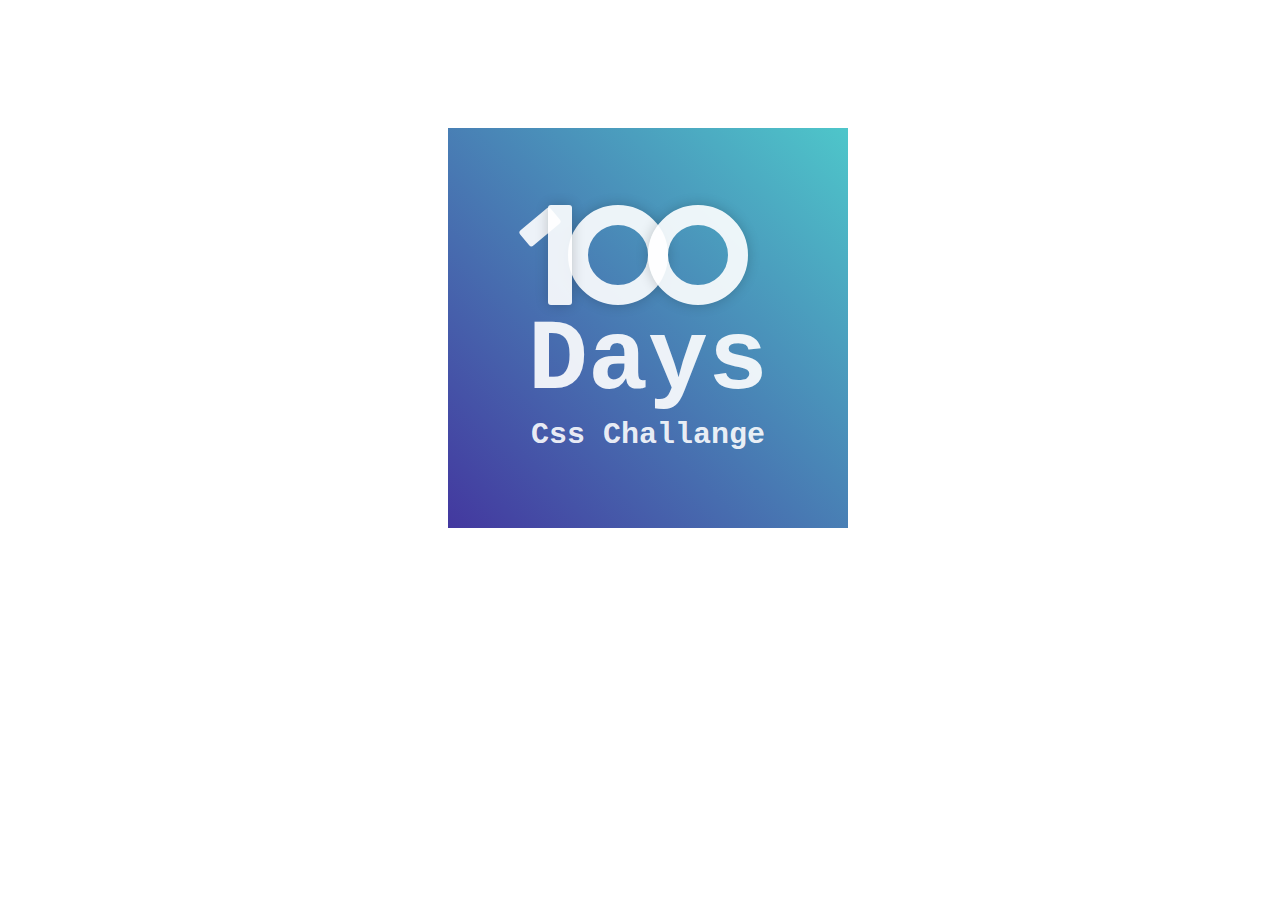
<file: 100 days CSS/Day1/index.html>
<!DOCTYPE html>
<html lang="en">
  <head>
    <meta charset="UTF-8" />
    <meta http-equiv="X-UA-Compatible" content="IE=edge" />
    <meta name="viewport" content="width=device-width, initial-scale=1.0" />
    <!-- <link rel="stylesheet" href="./css/estilos.css" /> -->
    <link rel="stylesheet" href="./css/style.css" />
    <title>Document</title>
  </head>
  <body>
    <div class="contenedor">
      <div class="numeros">
        <div class="uno"></div>
        <div class="uno2"></div>
        <div class="cero1"></div>
        <div class="cero2"></div>
      </div>
      <h1>Days</h1>
      <h4>Css Challange</h4>
    </div>
  </body>
</html>
</file>
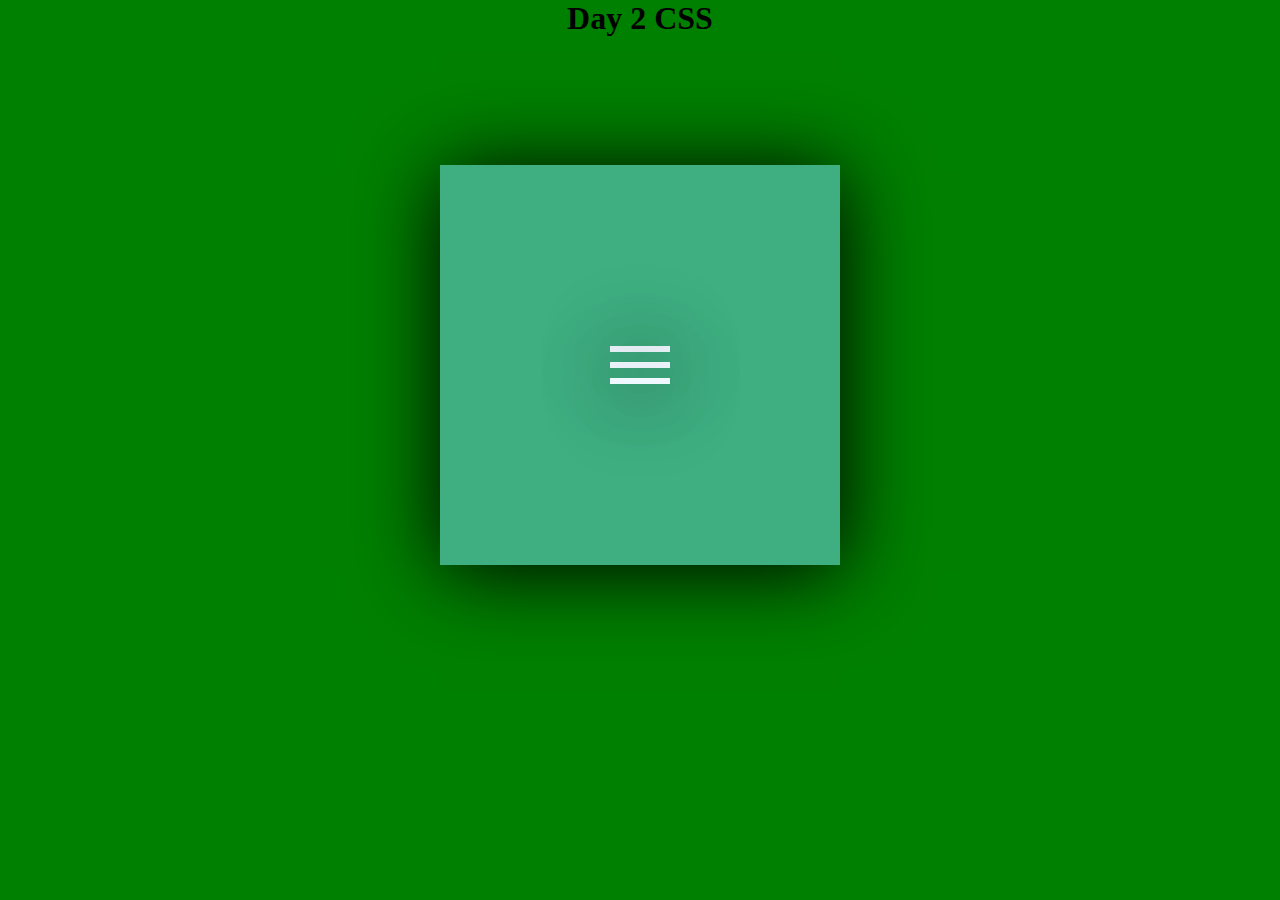
<file: 100 days CSS/Day2/index.html>
<!DOCTYPE html>
<html lang="en">
  <head>
    <meta charset="UTF-8" />
    <meta http-equiv="X-UA-Compatible" content="IE=edge" />
    <meta name="viewport" content="width=device-width, initial-scale=1.0" />
    <link rel="stylesheet" href="./css/estilos.css" />
    <title>Document</title>
  </head>
  <body>
    <h1>Day 2 CSS</h1>
    <div class="menu no-animation">
      <div></div>
      <div></div>
      <div></div>
    </div>
    <script src="./animacion.js"></script>
  </body>
</html>
</file>
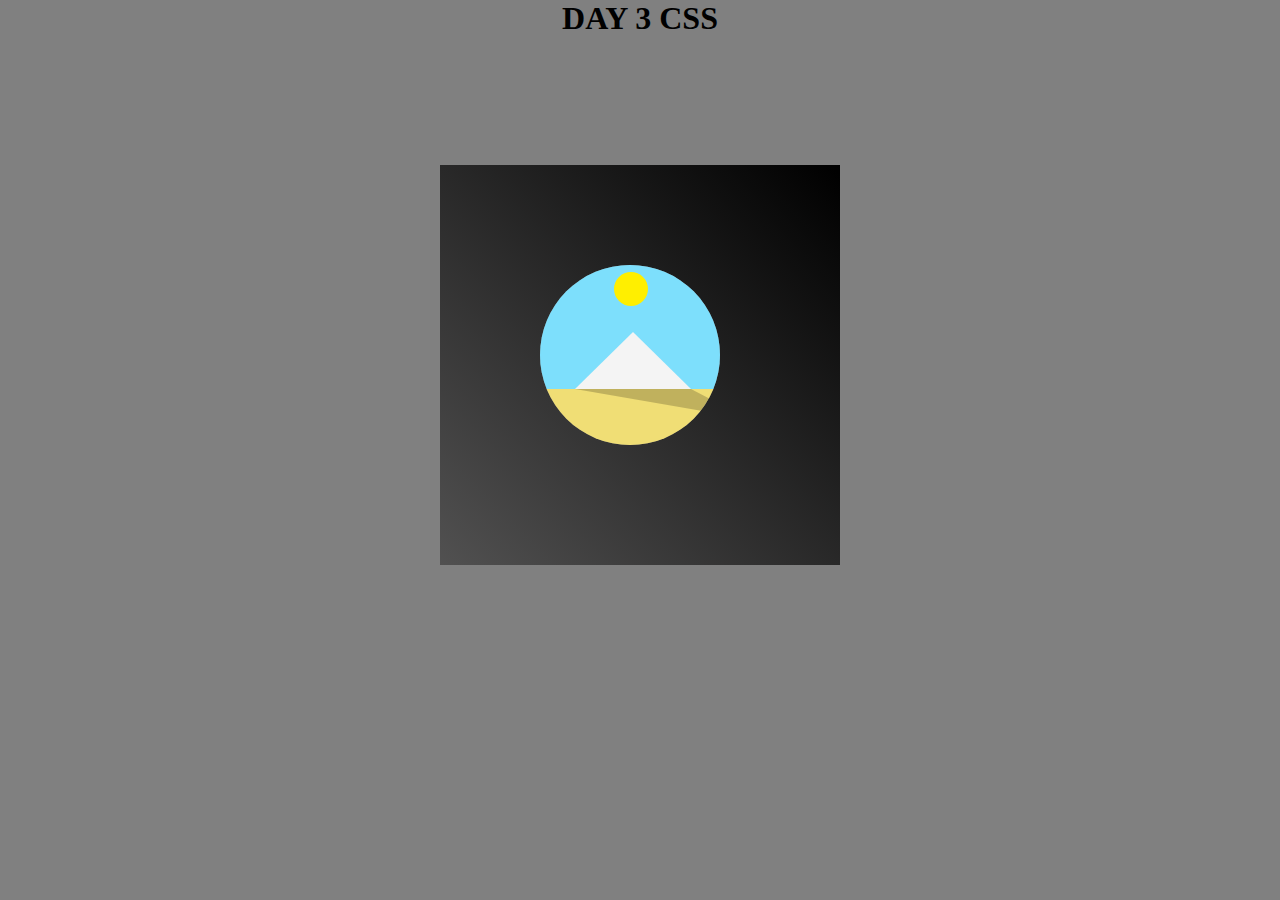
<file: 100 days CSS/Day3/index.html>
<!DOCTYPE html>
<html lang="en">
  <head>
    <meta charset="UTF-8" />
    <meta http-equiv="X-UA-Compatible" content="IE=edge" />
    <meta name="viewport" content="width=device-width, initial-scale=1.0" />
    <link rel="stylesheet" href="./css/Style.css" />
    <title>Document</title>
  </head>
  <body>
    <h1>DAY 3 CSS</h1>
    <div class="container">
      <div class="circle">
        <div class="sky"></div>
        <div class="sun"></div>
        <div class="left"></div>
        <div class="right"></div>
        <div class="shadow"></div>
        <div class="ground"></div>
      </div>
    </div>
  </body>
</html>
</file>
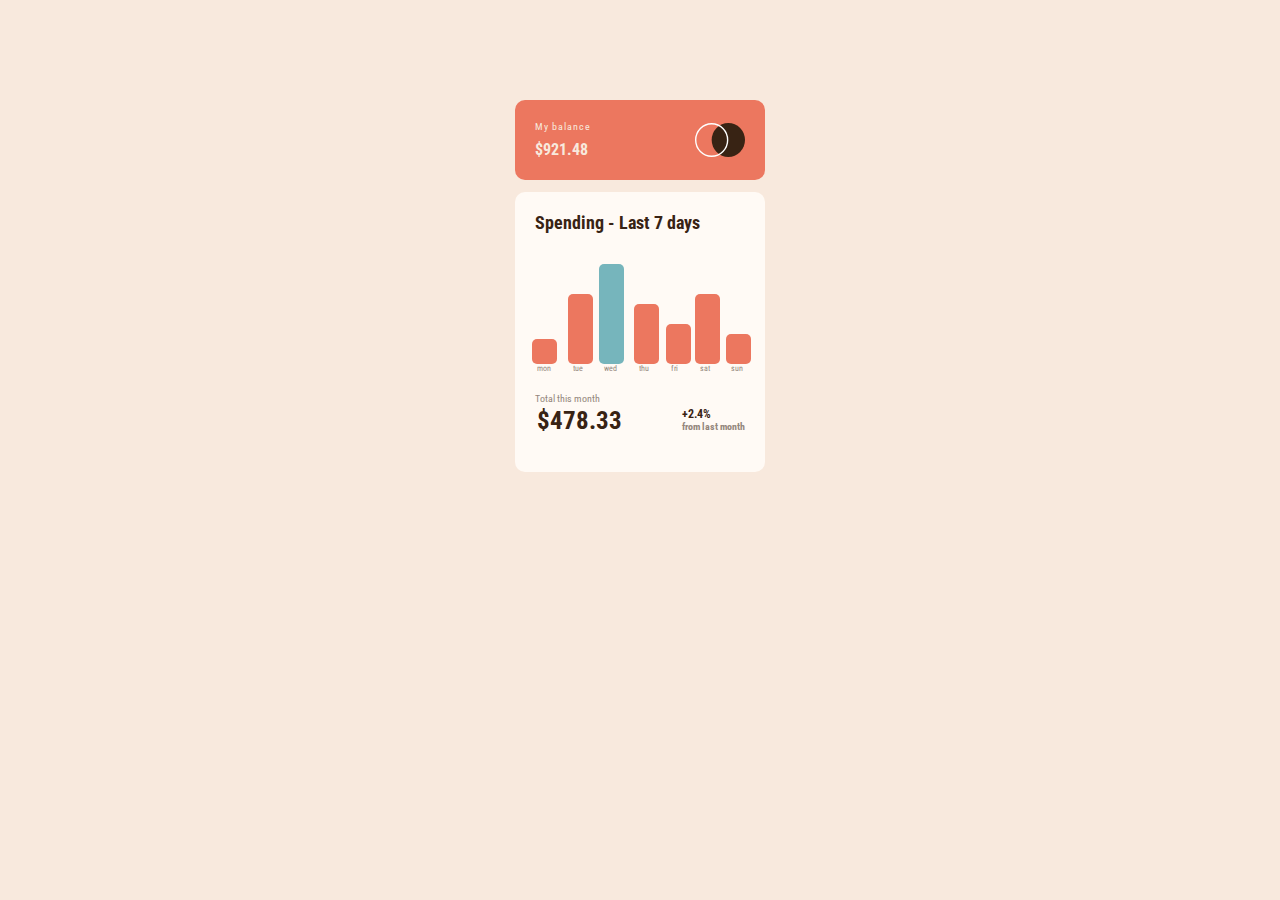
<file: FrontedMentor/2/index.html>
<!DOCTYPE html>
<html lang="en">

<head>
    <meta charset="UTF-8">
    <meta name="viewport" content="width=device-width, initial-scale=1.0">
    <!-- displays site properly based on user's device -->
    <link rel="icon" type="image/png" sizes="32x32" href="./images/favicon-32x32.png">
    <link rel="stylesheet" href="style.css">
    <link rel="preconnect" href="https://fonts.googleapis.com">
    <link rel="preconnect" href="https://fonts.gstatic.com" crossorigin>
    <link
        href="https://fonts.googleapis.com/css2?family=Josefin+Sans:ital,wght@0,100;0,300;0,400;1,700&family=Outfit:wght@800&family=Roboto+Condensed:wght@300&display=swap"
        rel="stylesheet">
    <title>Frontend Mentor | Expenses chart component</title>
</head>

<body>
    <div class="card">
        <div class="header">
            <div class="text">
                <p>My balance</p>
                <h4>$921.48</h4>
            </div>
            <img src="./images/logo.svg" alt="">
        </div>
        <div class="main">
            <h2>Spending - Last 7 days</h2>
            <div class="bars">
                <p class="bar">mon</p>
                <p class="bar">tue</p>
                <p class="bar">wed</p>
                <p class="bar">thu</p>
                <p class="bar">fri</p>
                <p class="bar">sat</p>
                <p class="bar">sun</p>
            </div>

            <div class="footer">
                <div class="summary">
                    <p>Total this month</p>
                    <h2>$478.33</h2>
                </div>
                <div class="extra">
                    <p>+2.4%</p>
                    <h4>from last month</h4>
                </div>
            </div>
        </div>
    </div>
</body>

</html>
</file>
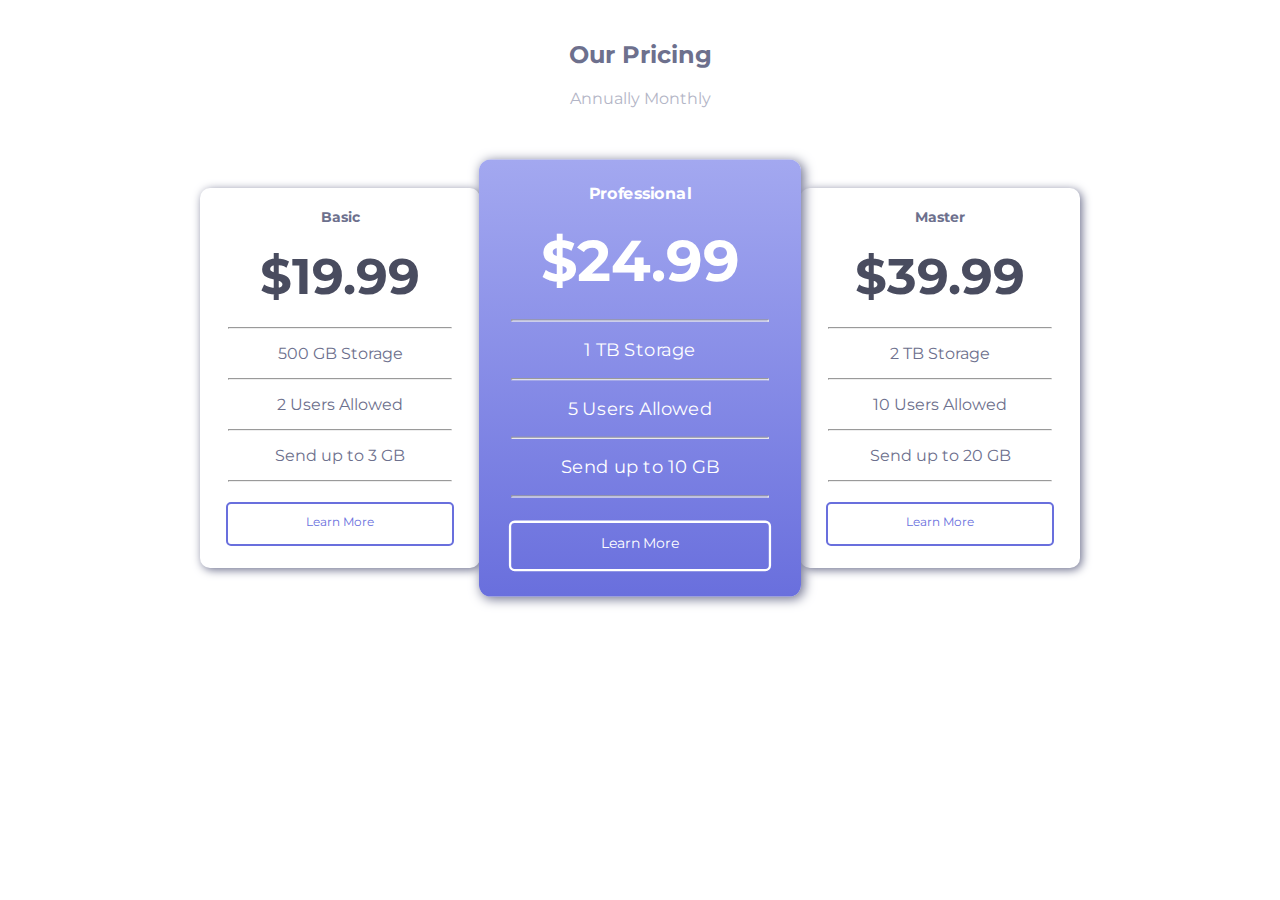
<file: FrontedMentor/3/index.html>
<!DOCTYPE html>
<html lang="en">

<head>
    <meta charset="UTF-8">
    <meta name="viewport" content="width=device-width, initial-scale=1.0">
    <!-- displays site properly based on user's device -->

    <link rel="icon" type="image/png" sizes="32x32" href="./images/favicon-32x32.png">
    <link rel="preconnect" href="https://fonts.googleapis.com">
    <link rel="preconnect" href="https://fonts.gstatic.com" crossorigin>
    <link
        href="https://fonts.googleapis.com/css2?family=Josefin+Sans:ital,wght@0,100;0,300;0,400;1,700&family=Montserrat:wght@700&family=Outfit:wght@800&family=Roboto+Condensed:wght@300&display=swap"
        rel="stylesheet">
    <link rel="stylesheet" href="style.css">

    <title>Frontend Mentor</title>

</head>

<body>

    <h2>Our Pricing</h2>
    <div class="content_change">
        <span>Annually </span>
        <span>Monthly</span>
    </div>


    <div class="content_card">
        <div class="card">
            <h4>Basic</h4>
            <h2>&dollar;19.99</h2>
            <ul>
                <hr>
                <li>500 GB Storage</li>
                <hr>
                <li>2 Users Allowed</li>
                <hr>
                <li>Send up to 3 GB</li>
                <hr>
            </ul>
            <div class="card_btn">
                <p>Learn More</p>
            </div>
        </div>
        <div class="card">
            <h4>Professional</h4>
            <h2>&dollar;24.99</h2>
            <ul>
                <hr>
                <li>1 TB Storage</li>
                <hr>
                <li>5 Users Allowed</li>
                <hr>
                <li>Send up to 10 GB</li>
                <hr>
            </ul>
            <div class="card_btn">
                <p>Learn More</p>
            </div>
        </div>
        <div class="card">
            <h4>Master</h4>
            <h2>&dollar;39.99</h2>
            <ul>
                <hr>
                <li>2 TB Storage</li>
                <hr>
                <li>10 Users Allowed</li>
                <hr>
                <li>Send up to 20 GB</li>
                <hr>
            </ul>
            <div class="card_btn">
                <p>Learn More</p>
            </div>
        </div>
    </div>
</body>

</html>
</file>
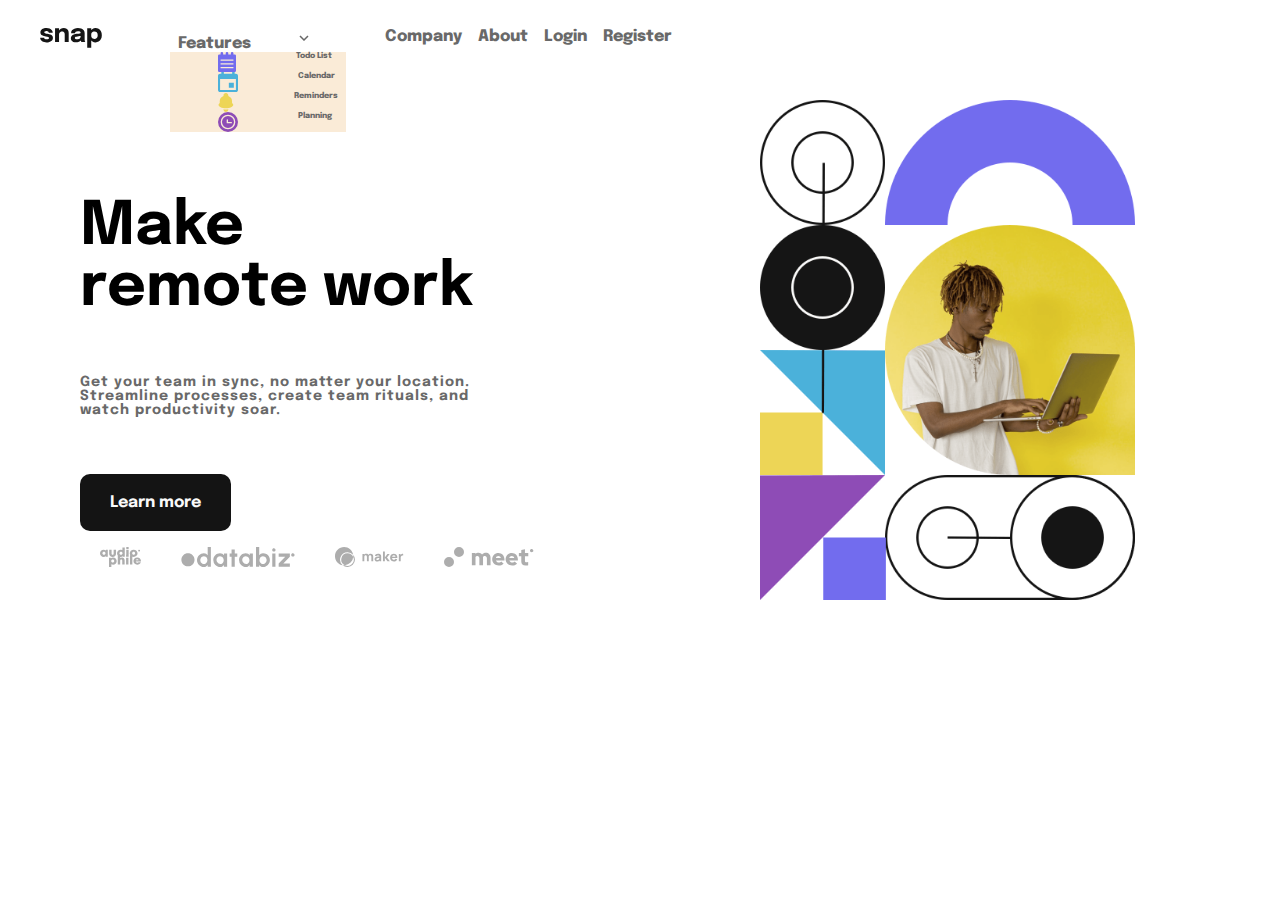
<file: FrontedMentor/4/index.html>
<!DOCTYPE html>
<html lang="en">

<head>
    <meta charset="UTF-8">
    <meta name="viewport" content="width=device-width, initial-scale=1.0">
    <!-- displays site properly based on user's device -->

    <link rel="icon" type="image/png" sizes="32x32" href="./images/favicon-32x32.png">
    <link rel="preconnect" href="https://fonts.googleapis.com">
    <link rel="preconnect" href="https://fonts.gstatic.com" crossorigin>
    <link
        href="https://fonts.googleapis.com/css2?family=Anton&family=Epilogue:wght@200;700;800&family=Josefin+Sans:ital,wght@0,100;0,300;0,400;1,700&family=Libre+Baskerville:wght@400;700&family=Montserrat:wght@700&family=Outfit:wght@800&family=Roboto+Condensed:wght@300&display=swap"
        rel="stylesheet">
    <link rel="stylesheet" href="style.css">
    <title>Frontend Mentor | Intro section with dropdown navigation</title>

</head>

<body>
    <nav class="navbar">
        <div class="items">
            <img src="./images/logo.svg" alt="#">
            <ul class="list">
                <li><a href="#">Features</a><img src="./images/icon-arrow-down.svg" alt="" class="arrow">
                    <ul class="sub">
                        <li class="sub_item"><img src="./images/icon-todo.svg"><a href="">Todo List</a>
                            </a></li>
                        <li class="sub_item"><img src="./images/icon-calendar.svg"><a href="">Calendar</a></li>
                        <li class="sub_item"><img src="./images/icon-reminders.svg"><a href="">Reminders</a></li>
                        <li class="sub_item"><img src="./images/icon-planning.svg"><a href="">Planning</a></li>
                    </ul>
            </ul>
            </a></li>
            <li><a href="#">Company</a></li>
            <li><a href="#">About</a></li>
            <li><a href="#">Login</a></li>
            <li><a href="#">Register</a></li>
            </ul>
        </div>
    </nav>
    <header>
        <div class="content">
            <div class="content_text">
                <h1>Make
                    <br>remote work
                </h1>
                <p>
                    Get your team in sync, no matter your location. Streamline processes,
                    create team rituals, and watch productivity soar.
                </p>
                <a href="#">Learn more</a>
                <div class="icons">
                    <img src="./images/client-audiophile.svg" alt="#">
                    <img src="./images/client-databiz.svg" alt="#">
                    <img src="./images/client-maker.svg" alt="#">
                    <img src="./images/client-meet.svg" alt="#">
                </div>
            </div>
            <div class="content_hero">
                <img src="./images/image-hero-desktop.png" alt="">
            </div>
        </div>

    </header>
</body>

</html>
</file>
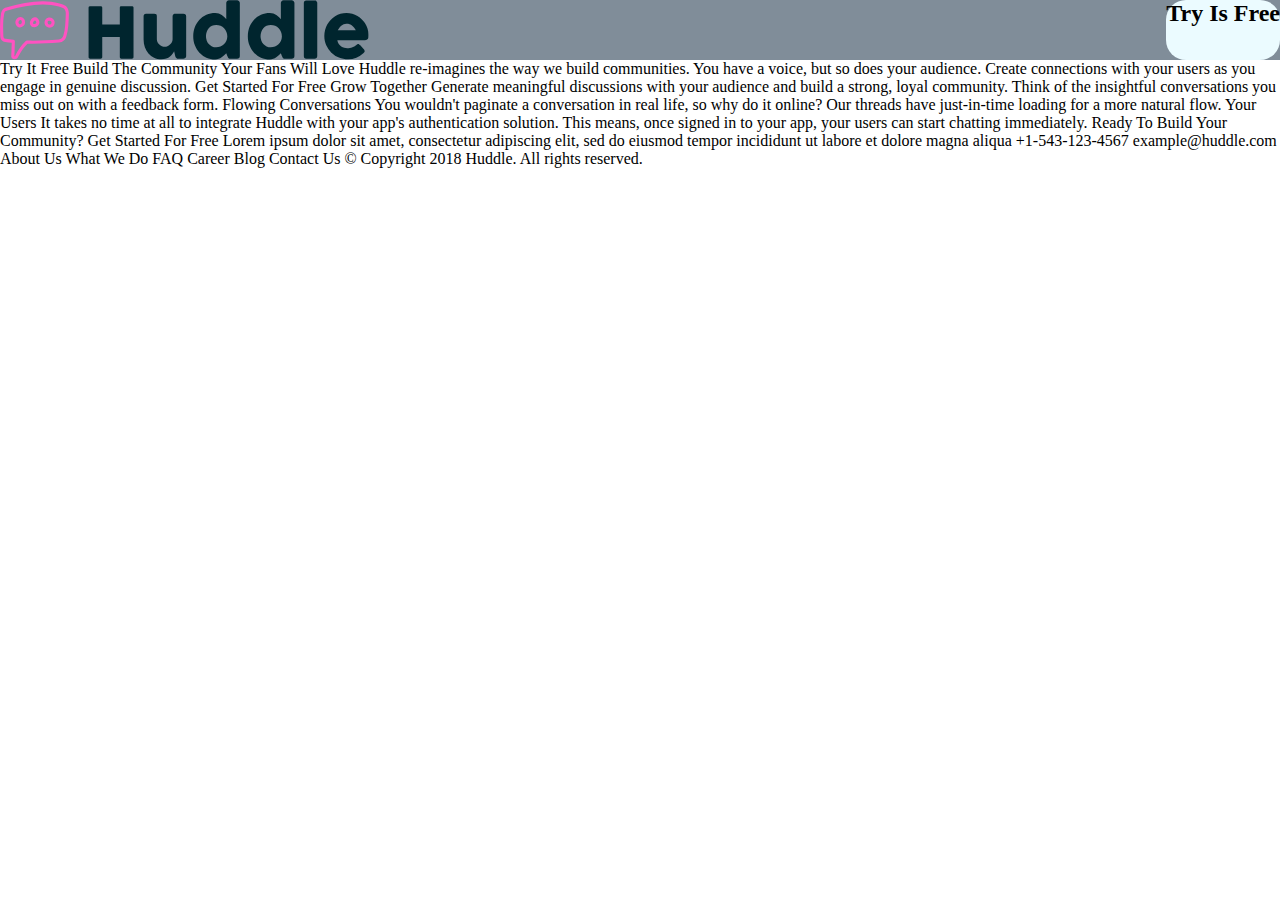
<file: FrontedMentor/5/index.html>
<!DOCTYPE html>
<html lang="en">

<head>
    <meta charset="UTF-8">
    <meta name="viewport" content="width=device-width, initial-scale=1.0">
    <!-- displays site properly based on user's device -->
    <link rel="icon" type="image/png" sizes="32x32" href="./images/favicon-32x32.png">
    <link rel="stylesheet" href="style.css">

    <title>Frontend Mentor | Huddle landing page with alternating feature blocks</title>

</head>

<body>
    <nav class="navbar">
        <img src="./images/logo.svg" alt="#logo">
        <div class="navbar_btn">
            <h2 class="btn_text">Try Is Free</h2>
        </div>
    </nav>

    Try It Free

    Build The Community Your Fans Will Love

    Huddle re-imagines the way we build communities. You have a voice, but so does your audience.
    Create connections with your users as you engage in genuine discussion.

    Get Started For Free

    Grow Together

    Generate meaningful discussions with your audience and build a strong, loyal community.
    Think of the insightful conversations you miss out on with a feedback form.

    Flowing Conversations

    You wouldn't paginate a conversation in real life, so why do it online? Our threads
    have just-in-time loading for a more natural flow.

    Your Users

    It takes no time at all to integrate Huddle with your app's authentication solution.
    This means, once signed in to your app, your users can start chatting immediately.

    Ready To Build Your Community?

    Get Started For Free

    Lorem ipsum dolor sit amet, consectetur adipiscing elit, sed do eiusmod tempor
    incididunt ut labore et dolore magna aliqua

    +1-543-123-4567
    example@huddle.com

    About Us
    What We Do
    FAQ

    Career
    Blog
    Contact Us

    &copy; Copyright 2018 Huddle. All rights reserved.


</body>

</html>
</file>
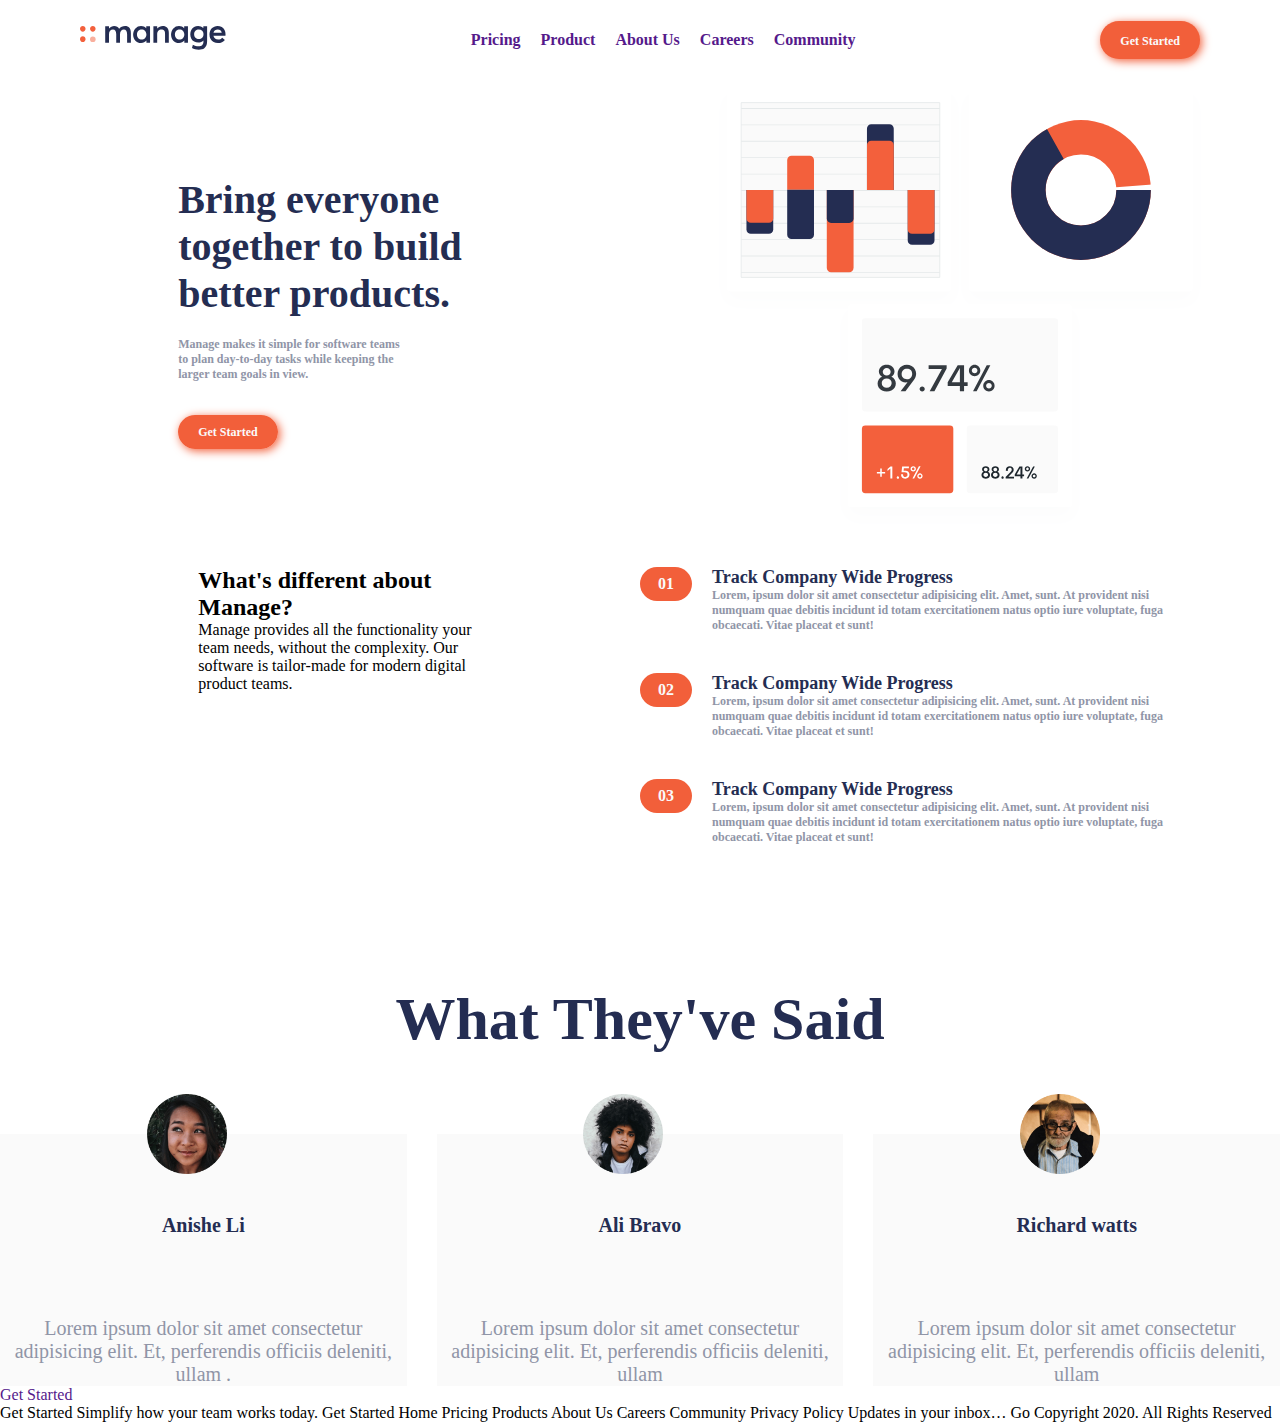
<file: FrontedMentor/6/index.html>
<!DOCTYPE html>
<html lang="en">

<head>
    <meta charset="UTF-8">
    <meta name="viewport" content="width=device-width, initial-scale=1.0">
    <!-- displays site properly based on user's device -->

    <link rel="icon" type="image/png" sizes="32x32" href="./images/favicon-32x32.png">
    <link rel="stylesheet" href="styles.css">
    <title>Frontend Mentor | Manage landing page</title>

</head>

<body>
    <div class="navbar">
        <div class="nav_logo">
            <img src="./images/logo.svg" alt="">
        </div>
        <div class="nav_item">
            <ul>
                <li><a href="">Pricing</a></li>
                <li><a href="">Product</a></li>
                <li><a href="">About Us</a></li>
                <li><a href="">Careers</a></li>
                <li><a href="">Community</a></li>
            </ul>
        </div>
        <div class="nav_btn">
            <a href="">Get Started</a>
        </div>
    </div>
    <header class="header">
        <div class="header_text">
            <h2>Bring everyone <br>together to build<br> better products.</h2>
            <p>Manage makes it simple for software teams
                <br>to plan day-to-day tasks while keeping the
                <br>larger team goals in view.
            </p>
            <a class="header_btn" href="">Get Started</a>
        </div>
        <div class="header_image">
            <img src="./images/illustration-intro.svg" alt="">
        </div>
    </header>
    <section class="options">
        <div class="options_title">
            <h2>What's different about<br>Manage?</h2>
            <p>Manage provides all the functionality your<br> team needs, without the complexity. Our<br> software is
                tailor-made for modern digital<br> product teams.</p>
        </div>
        <div class="options_title">
            <div class="options_card">
                <div class="options_card_number">
                    <h2>01</h2>
                </div>
                <div class="options_card_text">
                    <h2> Track Company Wide Progress</h2>
                    <p>Lorem, ipsum dolor sit amet consectetur adipisicing elit. Amet, sunt. At provident nisi numquam
                        quae debitis incidunt id totam exercitationem natus optio iure voluptate, fuga obcaecati. Vitae
                        placeat et sunt!</p>
                </div>
            </div>
            <div class="options_card">
                <div class="options_card_number">
                    <h2>02</h2>
                </div>
                <div class="options_card_text">
                    <h2> Track Company Wide Progress</h2>
                    <p>Lorem, ipsum dolor sit amet consectetur adipisicing elit. Amet, sunt. At provident nisi numquam
                        quae debitis incidunt id totam exercitationem natus optio iure voluptate, fuga obcaecati. Vitae
                        placeat et sunt!</p>
                </div>
            </div>
            <div class="options_card">
                <div class="options_card_number">
                    <h2>03</h2>
                </div>
                <div class="options_card_text">
                    <h2> Track Company Wide Progress</h2>
                    <p>Lorem, ipsum dolor sit amet consectetur adipisicing elit. Amet, sunt. At provident nisi numquam
                        quae debitis incidunt id totam exercitationem natus optio iure voluptate, fuga obcaecati. Vitae
                        placeat et sunt!</p>
                </div>
            </div>
        </div>
    </section>
    <section class="team">
        <h2>What They've Said</h2>
        <div class="team_content">
            <div class="content_card">
                <img src="./images/avatar-ali.png" alt="">
                <h2>Anishe Li</h2>
                <p>Lorem ipsum dolor sit amet consectetur adipisicing elit. Et, perferendis officiis deleniti, ullam
                    .</p>
            </div>
            <div class="content_card">
                <img src="./images/avatar-shanai.png" alt="">
                <h2>Ali Bravo</h2>
                <p>Lorem ipsum dolor sit amet consectetur adipisicing elit. Et, perferendis officiis deleniti, ullam
                </p>
            </div>
            <div class="content_card">
                <img src="./images/avatar-richard.png" alt="">
                <h2>Richard watts</h2>
                <p>Lorem ipsum dolor sit amet consectetur adipisicing elit. Et, perferendis officiis deleniti, ullam</p>
            </div>

        </div>
        <a href="">Get Started</a>
    </section>
    <div class="div">


        Get Started

        Simplify how your team works today.
        Get Started

        Home
        Pricing
        Products
        About Us
        Careers
        Community
        Privacy Policy

        Updates in your inbox…
        Go

        Copyright 2020. All Rights Reserved

    </div>





</body>

</html>
</file>
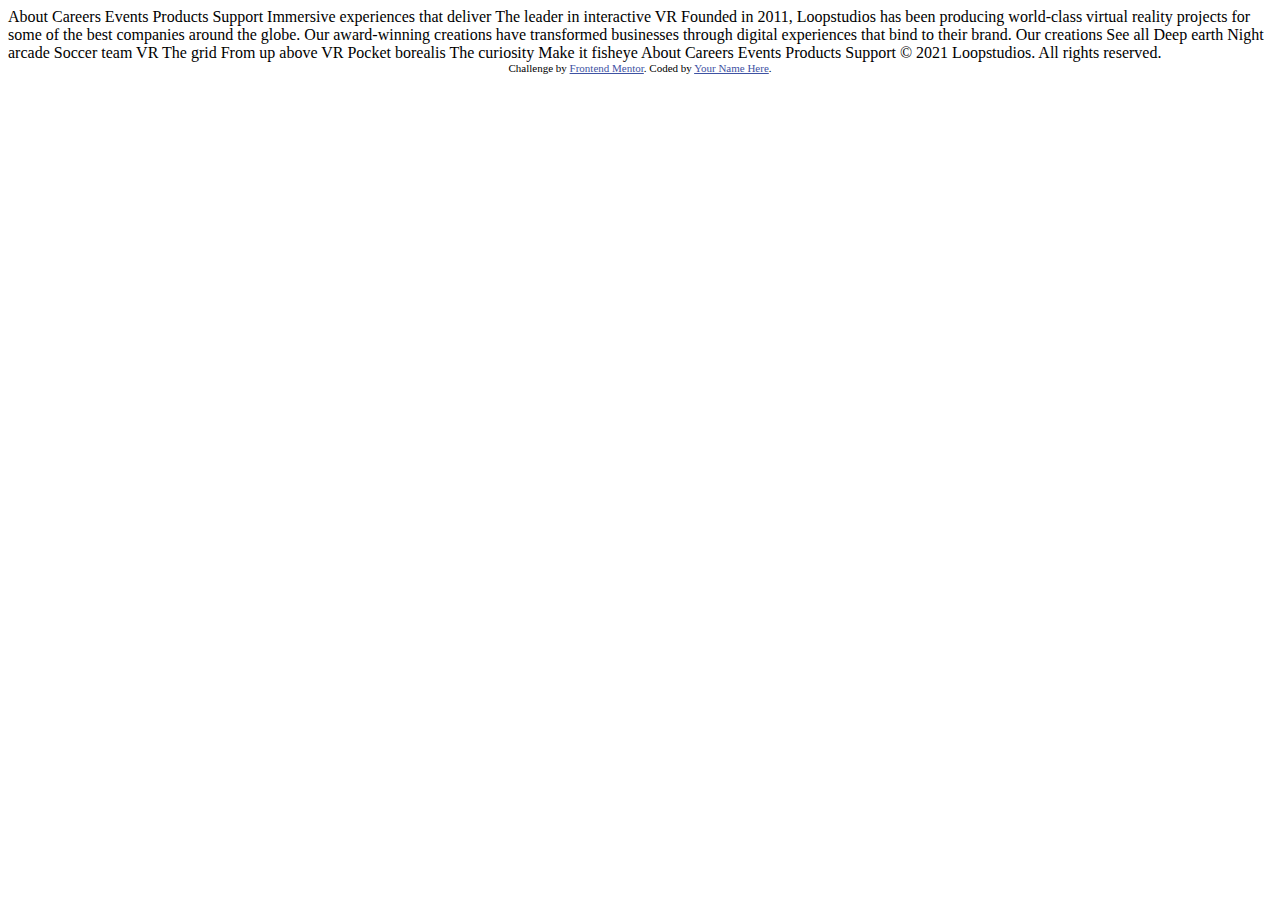
<file: FrontedMentor/7/index.html>
<!DOCTYPE html>
<html lang="en">
<head>
  <meta charset="UTF-8">
  <meta name="viewport" content="width=device-width, initial-scale=1.0"> <!-- displays site properly based on user's device -->

  <link rel="icon" type="image/png" sizes="32x32" href="./images/favicon-32x32.png">
  
  <title>Frontend Mentor | Loopstudios landing page</title>

  <!-- Feel free to remove these styles or customise in your own stylesheet 👍 -->
  <style>
    .attribution { font-size: 11px; text-align: center; }
    .attribution a { color: hsl(228, 45%, 44%); }
  </style>
</head>
<body>
  About
  Careers
  Events
  Products
  Support

  Immersive experiences that deliver

  The leader in interactive VR

  Founded in 2011, Loopstudios has been producing world-class virtual reality 
  projects for some of the best companies around the globe. Our award-winning 
  creations have transformed businesses through digital experiences that bind 
  to their brand.

  Our creations

  See all

  Deep earth
  Night arcade
  Soccer team VR
  The grid
  From up above VR
  Pocket borealis
  The curiosity
  Make it fisheye

  About
  Careers
  Events
  Products
  Support

  © 2021 Loopstudios. All rights reserved.

  <div class="attribution">
    Challenge by <a href="https://www.frontendmentor.io?ref=challenge" target="_blank">Frontend Mentor</a>. 
    Coded by <a href="#">Your Name Here</a>.
  </div>
</body>
</html>
</file>
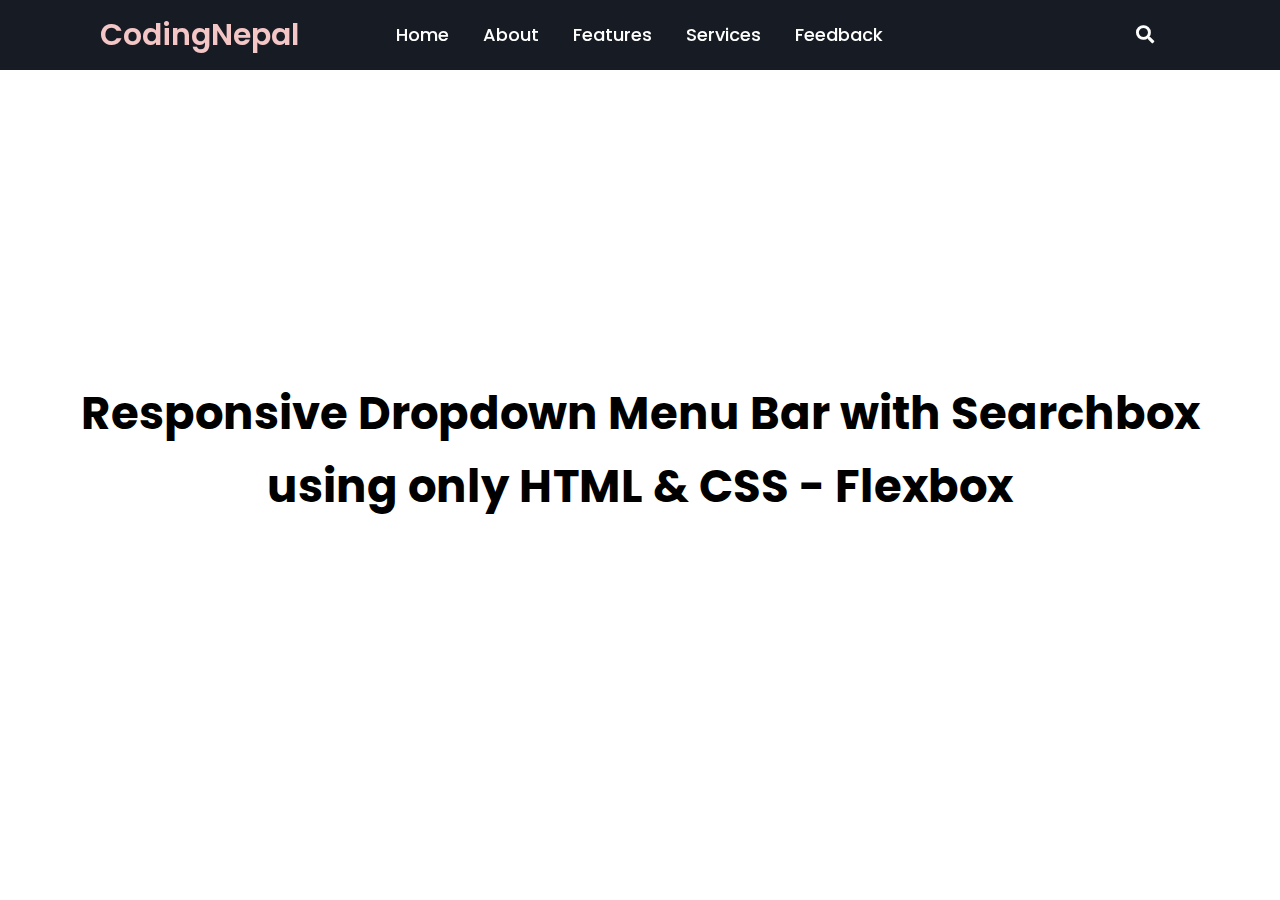
<file: Navbar/Navbar Responsive/index.html>
<!DOCTYPE html>
<!-- Created By CodingNepal - www.codingnepalweb.com -->
<html lang="en">
  <head>
    <meta charset="UTF-8" />
    <meta name="viewport" content="width=device-width, initial-scale=1.0" />
    <meta http-equiv="X-UA-Compatible" content="ie=edge" />
    <title>Dropdown Menu with Search Box | CodingNepal</title>
    <link rel="stylesheet" href="./css/estilos.css" />
    <link rel="stylesheet" href="https://cdnjs.cloudflare.com/ajax/libs/font-awesome/5.15.3/css/all.min.css" />
  </head>
  <body>
    <div class="wrapper">
      <nav>
        <input type="checkbox" id="show-search" />
        <input type="checkbox" id="show-menu" />
        <label for="show-menu" class="menu-icon"><i class="fas fa-bars"></i></label>
        <div class="content">
          <div class="logo"><a href="#">CodingNepal</a></div>
          <ul class="links">
            <li><a href="#">Home</a></li>
            <li><a href="#">About</a></li>
            <li>
              <a href="#" class="desktop-link">Features</a>
              <input type="checkbox" id="show-features" />
              <label for="show-features">Features</label>
              <ul>
                <li><a href="#">Drop Menu 1</a></li>
                <li><a href="#">Drop Menu 2</a></li>
                <li><a href="#">Drop Menu 3</a></li>
                <li><a href="#">Drop Menu 4</a></li>
              </ul>
            </li>
            <li>
              <a href="#" class="desktop-link">Services</a>
              <input type="checkbox" id="show-services" />
              <label for="show-services">Services</label>
              <ul>
                <li><a href="#">Drop Menu 1</a></li>
                <li><a href="#">Drop Menu 2</a></li>
                <li><a href="#">Drop Menu 3</a></li>
                <li>
                  <a href="#" class="desktop-link">More Items</a>
                  <input type="checkbox" id="show-items" />
                  <label for="show-items">More Items</label>
                  <ul>
                    <li><a href="#">Sub Menu 1</a></li>
                    <li><a href="#">Sub Menu 2</a></li>
                    <li><a href="#">Sub Menu 3</a></li>
                  </ul>
                </li>
              </ul>
            </li>
            <li><a href="#">Feedback</a></li>
          </ul>
        </div>
        <label for="show-search" class="search-icon"><i class="fas fa-search"></i></label>
        <form action="#" class="search-box">
          <input type="text" placeholder="Type Something to Search..." required />
          <button type="submit" class="go-icon"><i class="fas fa-long-arrow-alt-right"></i></button>
        </form>
      </nav>
    </div>
    <div class="dummy-text">
      <h2>Responsive Dropdown Menu Bar with Searchbox</h2>
      <h2>using only HTML & CSS - Flexbox</h2>
    </div>
  </body>
</html>
</file>
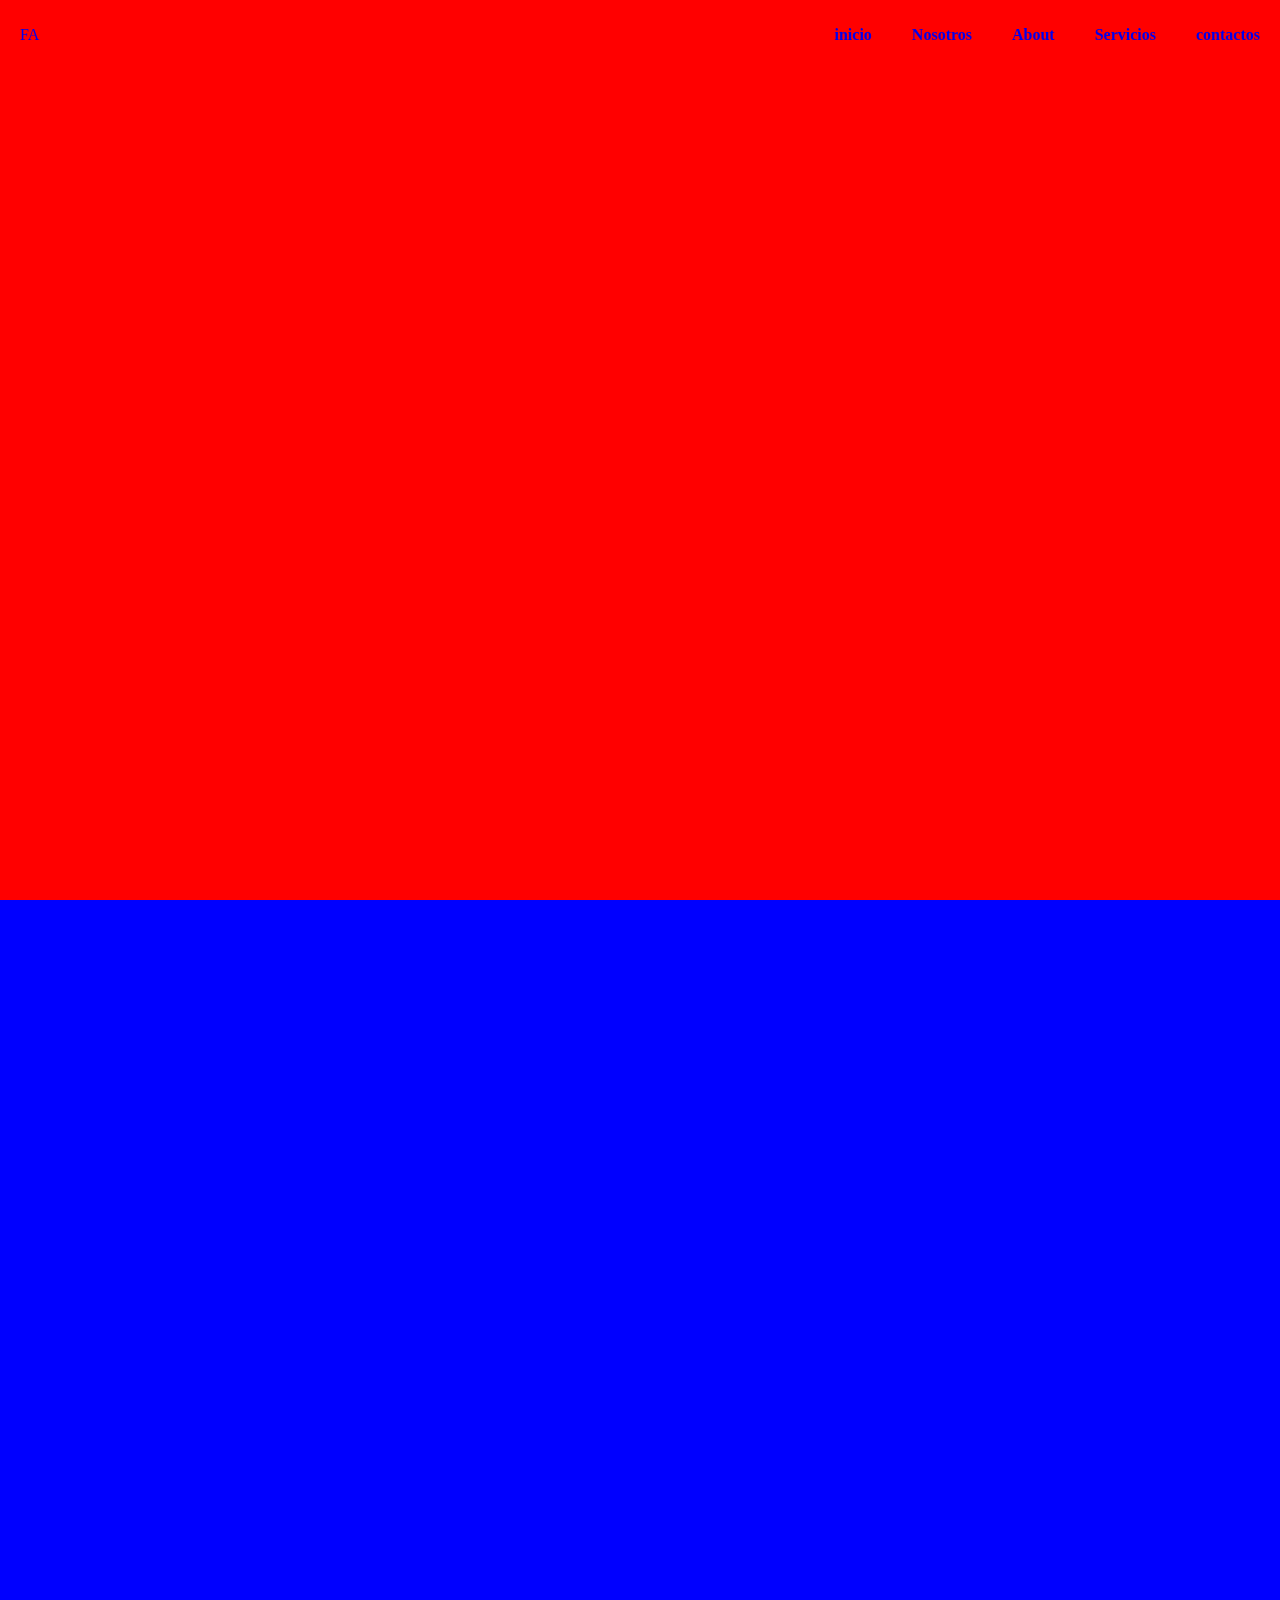
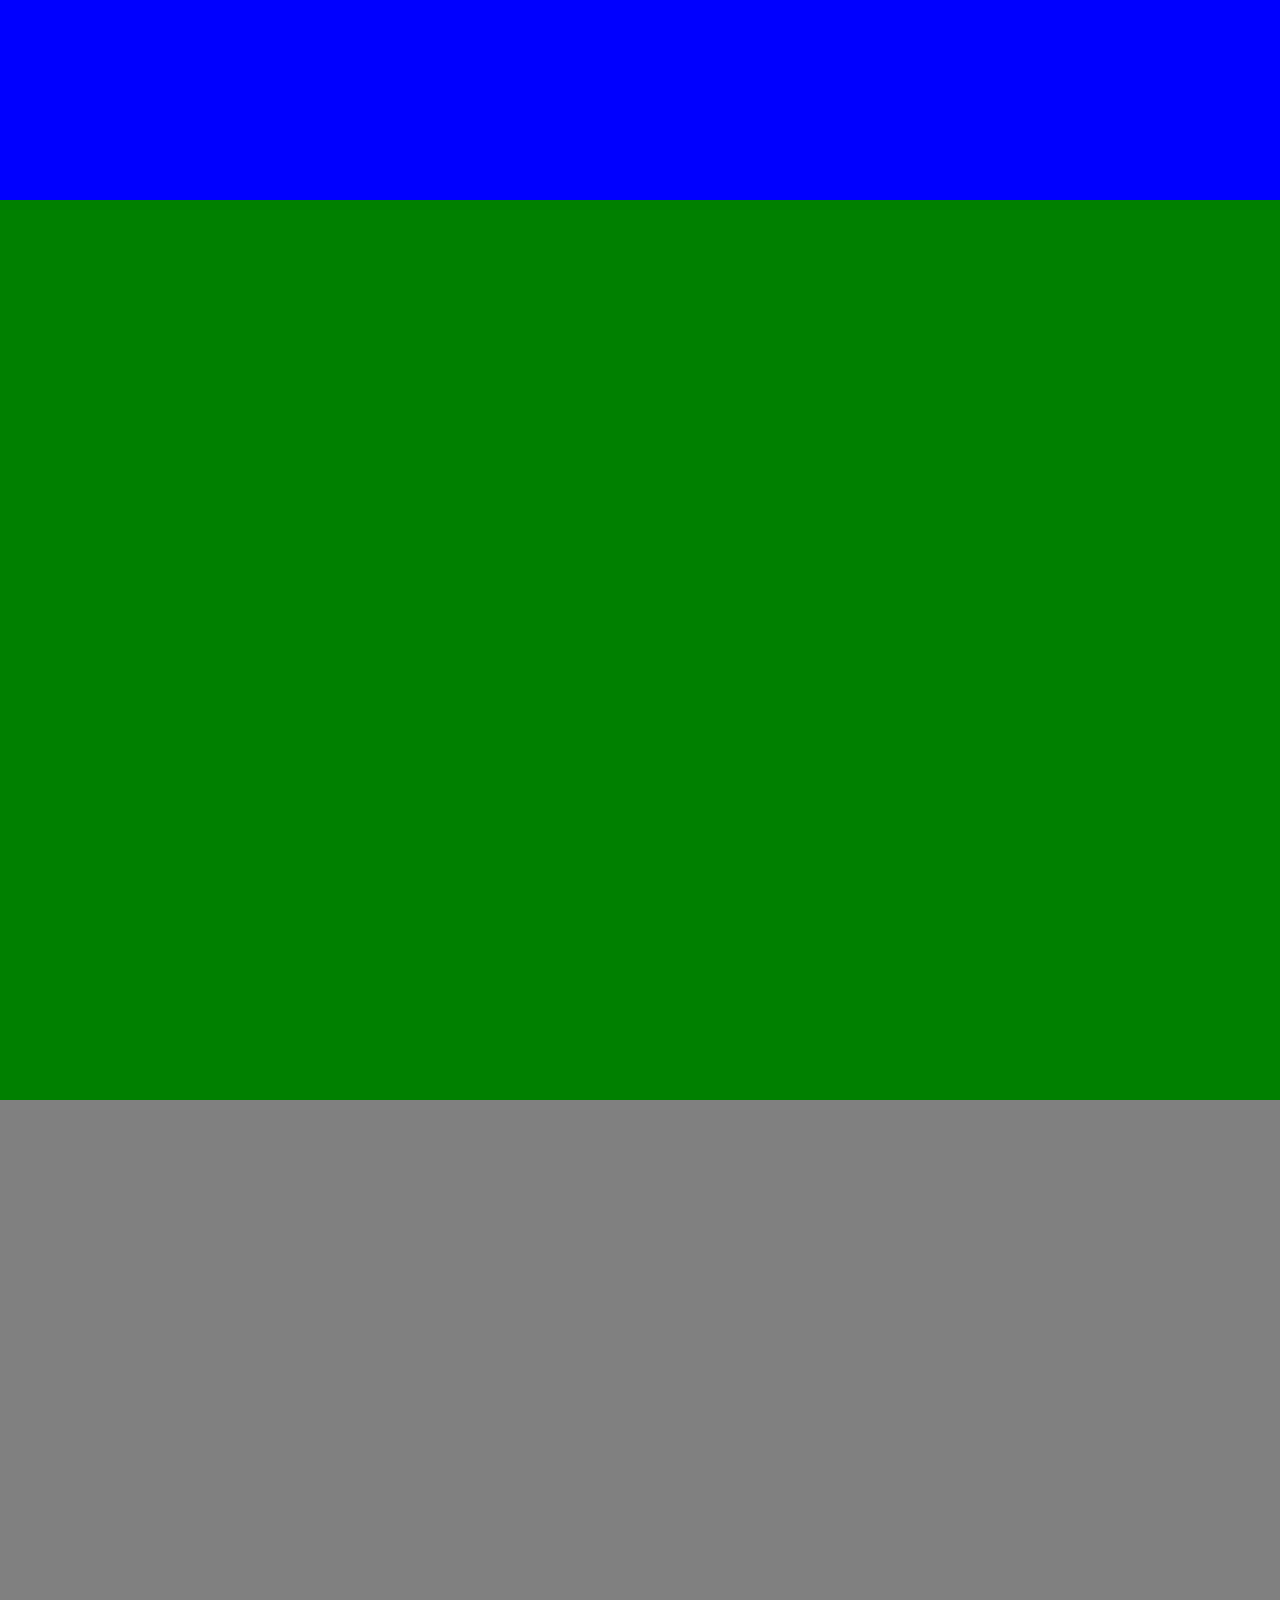
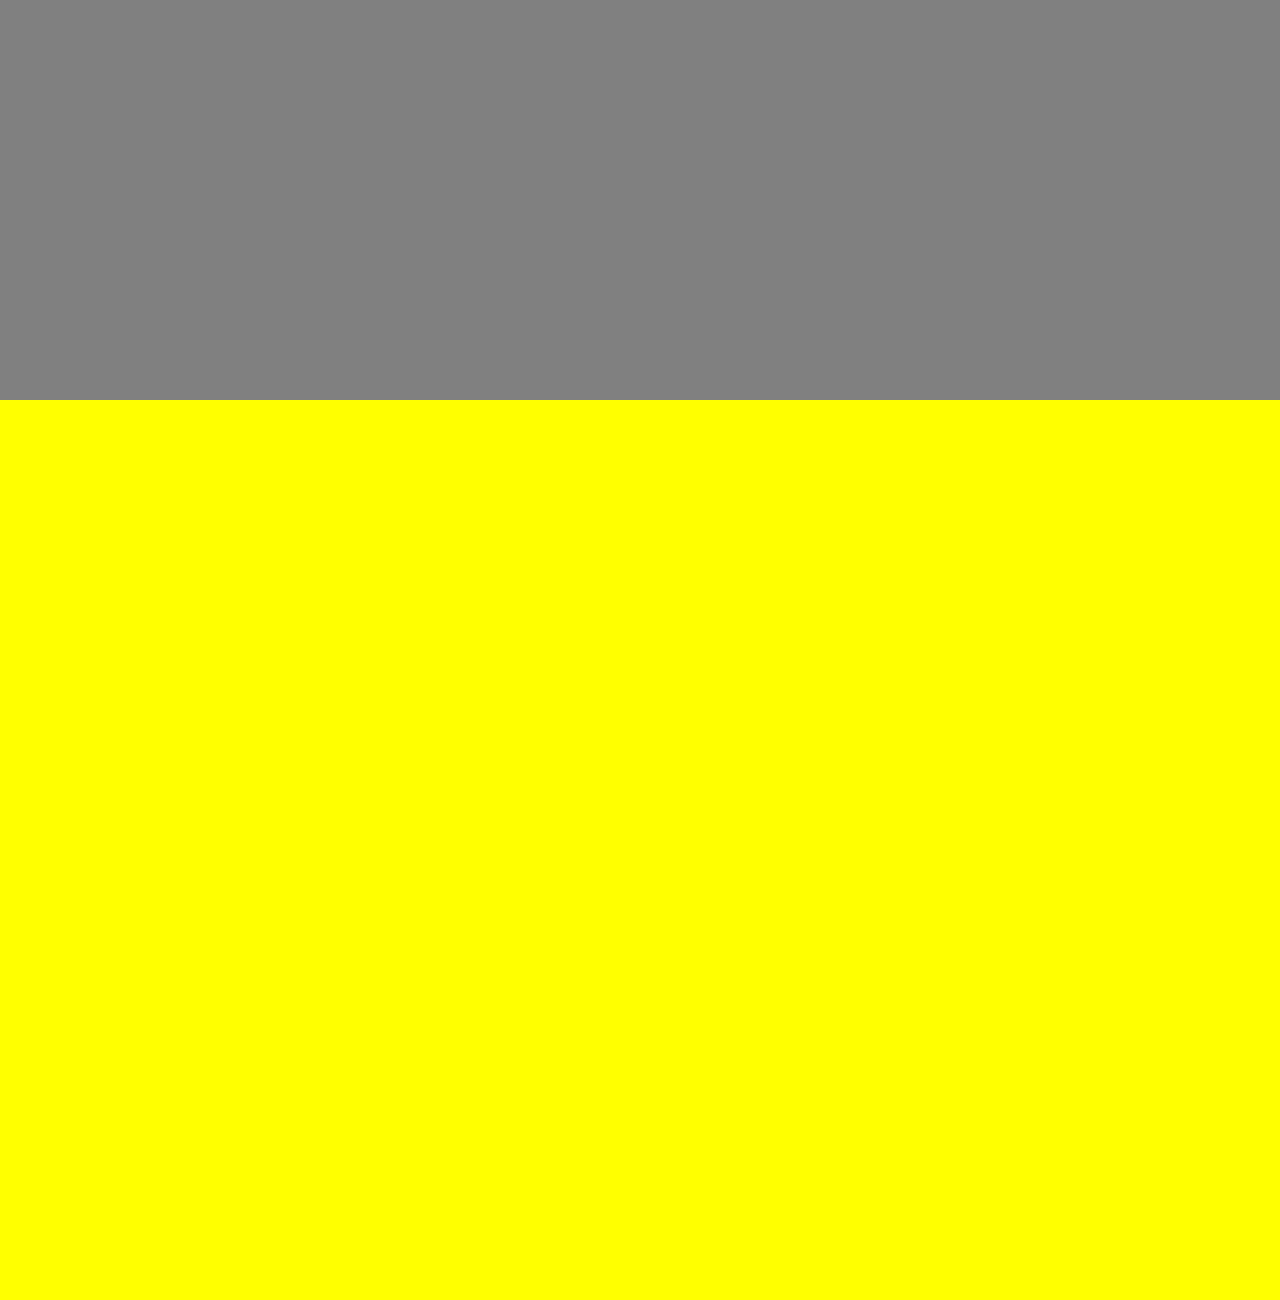
<file: Navbar/NavbarRepaso/index.html>
<!DOCTYPE html>
<html lang="en">

<head>
    <meta charset="UTF-8">
    <meta http-equiv="X-UA-Compatible" content="IE=edge">
    <meta name="viewport" content="width=device-width, initial-scale=1.0">
    <link rel="stylesheet" href="styles.css">
    <title>Document</title>
</head>

<body>
    <nav class="navbar">
        <div class="navbar-logo">
            <a href="#inicio">FA</a>
        </div>
        <ul class="navbar-topic">
            <li class="item"><a href="#inicio">inicio</a></li>
            <li class="item"><a href="#nosotros">Nosotros</a></li>
            <li class="item"><a href="#about">About</a></li>
            <li class="item"><a href="#servicios" class="item-servicios">Servicios</a>
                <ul class="subtopic">
                    <li class="subitem"><a href="#servicios">item1</a></li>
                    <li class="subitem"><a href="#servicios">item2</a></li>
                    <li class="subitem"><a href="#servicios">item3</a></li>
                    <li class="subitem"><a href="#servicios">item4</a></li>
                </ul>
            </li>
            <li class="item"><a href="#contactos">contactos</a></li>
        </ul>

    </nav>
    <main class="section" id="inicio">

    </main>
    <main class="section" id="nosotros">

    </main>
    <main class="section" id="about">

    </main>
    <main class="section" id="servicios">

    </main>
    <main class="section" id="contactos">

    </main>

    <script src="./app.js"></script>
</body>

</html>
</file>
<file: 100 days CSS/Day1/css/estilos.css>
* {
  margin: 0px;
  padding: 0px;
  box-sizing: border-box;
}
.contenedor {
  margin: 10% auto;
  height: 400px;
  width: 400px;
  display: flex;
  flex-direction: column;
  justify-content: center;
  align-items: center;
  font-family: "Courier New", "Courier", sans-serif;
  color: #fff;
  background: linear-gradient(to top right, #43389f 0%, #4ec6ca 100%);
}
.numeros {
  position: relative;
  height: 100px;
  width: 200px;
  display: flex;
}
.uno {
  height: 100px;
  width: 24px;
  border-radius: 3px;
  background-color: #fff;
  box-shadow: 0 0 13px rgba(0, 0, 0, 0.2);
  z-index: 10;
}
.uno::before {
  content: "";
  position: absolute;
  height: 40px;
  width: 25px;
  background-color: #fff;
  transform: rotate(50deg);
  border-radius: 3px;
  left: -18px;
  top: 2px;
}
.cero1,
.cero2 {
  position: absolute;
  z-index: 8;
  top: 0;
  left: 17px;
  height: 100px;
  width: 100px;
  border-radius: 50%;
  border: 24px solid #fff;
  box-shadow: 0 0 13px 0 rgba(0, 0, 0, 0.2);
}
.cero2 {
  z-index: 6;
  left: 100px;
}
h1 {
  font-size: 100px;
  font-weight: bold;
}
h4 {
  font-size: 90px;
}
</file>
<file: 100 days CSS/Day1/css/style.css>
* {
  margin: 0px;
  padding: 0%;
  box-sizing: border-box;
  font-family: "Courier New", "Courier", sans-serif;
}
:root {
  --blanco: rgba(255, 255, 255, 0.901);
  --color1: #43389f;
  --color2: #4ec6ca;
}
.contenedor {
  margin: 10% 35%;
  width: 400px;
  height: 400px;
  background: linear-gradient(to top right, var(--color1) 0%, var(--color2) 100%);
  display: flex;
  flex-direction: column;
  justify-content: center;
  align-items: center;
  color: var(--blanco);
}
.numeros {
  position: relative;
  height: 100px;
  width: 200px;
  display: flex;
}
.uno {
  height: 100px;
  width: 24px;
  background-color: var(--blanco);
  position: absolute;
  border-radius: 3px;
  z-index: 10;
  box-shadow: 0 0 13px rgba(0, 0, 0, 0.2);
}
.uno2 {
  height: 20px;
  position: absolute;
  width: 40px;
  background-color: var(--blanco);
  border-radius: 3px;
  transform: rotate(140deg);
  left: -28px;
  top: 12px;
  z-index: 0;
}
.cero1,
.cero2 {
  position: absolute;
  height: 100px;
  width: 100px;
  border: 20px solid var(--blanco);
  border-radius: 50%;
  top: 0px;
  left: 20px;
  z-index: 4;
  box-shadow: 0 0 13px rgba(0, 0, 0, 0.2);
}
.cero2 {
  z-index: 8;
  left: 100px;
}
h1 {
  font-size: 100px;
  font-weight: bold;
}
h4 {
  font-size: 30px;
  font-weight: bold;
}
</file>
<file: 100 days CSS/Day2/css/estilos.css>
* {
  margin: 0px;
  padding: 0px;
  box-sizing: border-box;
  background-color: green;
  text-align: center;
}
.menu {
  width: 400px;
  height: 400px;
  background-color: #3faf82;
  display: flex;
  flex-direction: column;
  justify-content: center;
  align-items: center;
  gap: 10px;
  margin: 10% auto;
}
div {
  background-color: aliceblue;
  width: 60px;
  height: 6px;
  box-shadow: 1px 6px 80px black;
  transition: all 1s;
}
.menu:active div:nth-child(2) {
  transform: scale(0);
  opacity: 0;
}
/* Animaciones de Inicio De barras EN ACTIVO */
.menu:active div:nth-child(1) {
  animation: bar1 1s ease-in-out forwards;
}
@keyframes bar1 {
  50% {
    transform: translateY(16px);
  }
  100% {
    transform: translateY(16px) rotate(45deg);
  }
}
.menu:active div:nth-child(3) {
  animation: bar2 1s ease-in-out forwards;
}
@keyframes bar2 {
  50% {
    transform: translateY(-16px);
  }
  100% {
    transform: translateY(-16px) rotate(135deg);
  }
}
/* Animaciones de Retorno de Barras Desactivo */
.menu div:nth-child(1) {
  animation: bar1rev 1s ease-in-out;
}
@keyframes bar1rev {
  0% {
    transform: translateY(16px) rotate(45deg);
  }
  50% {
    transform: translateY(16px);
  }
  100% {
    transform: translateY(0px);
  }
}
.menu div:nth-child(3) {
  animation: bar2rev 1s ease-in-out;
}
@keyframes bar2rev {
  0% {
    transform: translateY(-16px) rotate(135deg);
  }
  50% {
    transform: translateY(-16px);
  }
  100% {
    transform: translateY(0px);
  }
}

.menu .no-active {
  animation: none;
}
</file>
<file: 100 days CSS/Day3/css/Style.css>
* {
  margin: 0px;
  padding: 0px;
  box-sizing: border-box;
  background-color: gray;
}
body {
  text-align: center;
}
.container {
  width: 400px;
  height: 400px;
  background: linear-gradient(to top right, rgba(27, 26, 26, 0.463) 0%, black 100%);
  margin: 10% auto;
}
.circle {
  position: relative;
  width: 180px;
  height: 180px;
  border-radius: 50%;
  top: 100px;
  left: 100px;
  overflow: hidden;
}
.sky {
  position: absolute;
  z-index: 0;
  top: 0;
  left: 0;
  height: 124px;
  width: 180px;
  background: #7ddffc;
  animation: sky-turns-black 4s infinite;
}
.sun {
  z-index: 2;
  position: absolute;
  top: 7px;
  left: 74px;
  width: 34px;
  height: 34px;
  border-radius: 50%;
  background: #ffef00;
  animation: sun-goes-down 4s infinite;
}
.left {
  position: absolute;
  top: 67px;
  left: 35px;
  height: 57px;
  width: 116px;
  background: #f4f4f4;
  clip-path: polygon(0% 100%, 100% 100%, 50% 0%);
  animation: pyramide-shading 4s infinite;
}
.rigth {
  position: absolute;
  top: 67px;
  left: 93px;
  height: 57px;
  width: 58px;
  background: #dddada;
  clip-path: polygon(30% 100%, 100% 100%, 0% 0%);
  animation: pyramide-shading 4s r infinite reverse;
}
.shadow {
  position: absolute;
  z-index: 2;
  top: 124px;
  left: -80px;
  height: 30px;
  width: 360px;
  background: rgba(0, 0, 0, 0.2);
  transform-origin: 50% 0%;
  clip-path: polygon(115px 0%, 231px 0%, 80% 100%);
  animation: shadow-on-the-floor 4s infinite;
}
.ground {
  z-index: 1;
  position: absolute;
  bottom: 0;
  left: 0;
  right: 0;
  height: 56px;
  background: #f0de75;
  animation: fading-sand 4s infinite;
}

@keyframes sun-goes-down {
  0% {
    background: #f57209;
    transform: rotate(-70deg);
  }

  30% {
    background: #ffef00;
    transform: rotate(-28deg);
  }

  70% {
    background: #ffef00;
  }

  100% {
    background: #f57209;
    transform: rotate(70deg);
  }
}

@keyframes sky-turns-black {
  0% {
    background: #272c34;
  }

  30% {
    background: #7ddffc;
  }

  70% {
    background: #7ddffc;
  }

  100% {
    background: #272c34;
  }
}

@keyframes pyramide-shading {
  0% {
    background: #272c34;
  }

  30% {
    background: #f4f4f4;
  }

  70% {
    background: #dddada;
  }

  100% {
    background: #272c34;
  }
}

@keyframes shadow-on-the-floor {
  0% {
    transform: scaleY(0);
    clip-path: polygon(115px 0%, 231px 0%, 100% 100%);
  }

  30% {
    transform: scaleY(1);
    clip-path: polygon(115px 0%, 231px 0%, 80% 100%);
  }

  55% {
    transform: scaleY(0.4);
  }

  75% {
    transform: scaleY(1);
  }

  100% {
    transform: scaleY(0);
    clip-path: polygon(115px 0%, 231px 0%, 0% 100%);
  }
}

@keyframes fading-sand {
  0% {
    background: #272c34;
  }

  30% {
    background: #f0de75;
  }

  70% {
    background: #f0de75;
  }

  100% {
    background: #272c34;
  }
}
</file>
<file: FrontedMentor/2/style.css>
:root {
      /* ### Primary */
      --Soft_red: hsl(10, 79%, 65%);
      --Cyan: hsl(186, 34%, 60%);
      /* ### Neutral */
      --Dark_brown: hsl(25, 47%, 15%);
      --Medium_brown: hsl(28, 10%, 53%);
      --Cream: hsl(27, 66%, 92%);
      --Very_pale_orange: hsl(33, 100%, 98%);
}
* {
      margin: 0;
      padding: 0;
      box-sizing: 0;
      font-family: "Josefin Sans", sans-serif;
      font-family: "Outfit", sans-serif;
      font-family: "Roboto Condensed", sans-serif;
}
body {
      background-color: var(--Cream);
      display: flex;
      justify-content: center;
      align-items: center;
      margin-top: 100px;
}
.card {
      width: 250px;
      height: 300px;
}
.header {
      background: var(--Soft_red);
      border-radius: 10px;
      display: flex;
      justify-content: space-between;
      align-items: center;
      height: 80px;
}
.text {
      margin-left: 20px;
}
.header img {
      width: 50px;
      margin-right: 20px;
}
.header p {
      color: var(--Cream);
      margin-bottom: 8px;
      font-size: 10px;
      letter-spacing: 1px;
}
.header h4 {
      color: var(--Cream);
      font-weight: bold;
      font-size: 16px;
}
.main {
      background: var(--Very_pale_orange);
      margin-top: 12px;
      border-radius: 10px;
      height: 280px;
}
.main h2 {
      font-size: 18px;
      color: var(--Dark_brown);
      padding: 20px;
      font-weight: bold;
}
.bars {
      display: flex;
      justify-content: space-evenly;
      align-items: flex-end;
      height: 120px;
      margin-bottom: 20px;
}

.footer {
      display: flex;
      justify-content: space-between;
      align-items: center;
      margin-left: 20px;
}
.summary p {
      font-size: 10px;
      color: var(--Medium_brown);
}
.summary h2 {
      color: var(--Dark_brown);
      padding: 2px;
      margin-bottom: 8px;
      font-size: 25px;
      font-weight: bold;
}
.extra {
      margin-right: 20px;
}
.extra p {
      color: var(--Dark_brown);
      font-size: 12px;
      font-weight: bold;
}
.extra h4 {
      font-size: 10px;
      color: var(--Medium_brown);
}
.bar {
      color: var(--Medium_brown);
      position: relative;
      font-size: 8px;
}
.bar:nth-child(1):before {
      content: " ";
      width: 25px;
      height: 25px;
      border-radius: 5px;
      background: var(--Soft_red);
      position: absolute;
      top: -25px;
      left: -5px;
}
.bar:nth-child(2):before {
      content: " ";
      width: 25px;
      height: 70px;
      border-radius: 5px;
      background: var(--Soft_red);
      position: absolute;
      top: -70px;
      left: -5px;
}
.bar:nth-child(3):before {
      content: " ";
      width: 25px;
      height: 100px;
      border-radius: 5px;
      background: var(--Cyan);
      position: absolute;
      top: -100px;
      left: -5px;
}
.bar:nth-child(4):before {
      content: " ";
      width: 25px;
      height: 60px;
      border-radius: 5px;
      background: var(--Soft_red);
      position: absolute;
      top: -60px;
      left: -5px;
}
.bar:nth-child(5):before {
      content: " ";
      width: 25px;
      height: 40px;
      border-radius: 5px;
      background: var(--Soft_red);
      position: absolute;
      top: -40px;
      left: -5px;
}
.bar:nth-child(6):before {
      content: " ";
      width: 25px;
      height: 70px;
      border-radius: 5px;
      background: var(--Soft_red);
      position: absolute;
      top: -70px;
      left: -5px;
}
.bar:nth-child(7):before {
      content: " ";
      width: 25px;
      height: 30px;
      border-radius: 5px;
      background: var(--Soft_red);
      position: absolute;
      top: -30px;
      left: -5px;
}
</file>
<file: FrontedMentor/3/style.css>
* {
      padding: 0;
      margin: 0;
      box-sizing: 0;
      font-family: "Montserrat", sans-serif;
      list-style: none;
}

:root {
      --Linea_Gradient: hsl(236, 72%, 79%) to hsl(237, 63%, 64%);
      --Very_Light_Grayish_Blue: hsl(240, 78%, 98%);
      --Light_Grayish_Blue: hsl(234, 14%, 74%);
      --Grayish_Blue: hsl(233, 13%, 49%);
      --Dark_Grayish_Blue: hsl(232, 13%, 33%);
}
body {
      background-color: var(--Very_Light_Grayish_Blues);
}
h2 {
      text-align: center;
      color: var(--Grayish_Blue);
      padding-top: 40px;
      font-weight: bold;
}
.content_change {
      text-align: center;
      margin-top: 20px;
      color: var(--Light_Grayish_Blue);
}
.content_card {
      display: flex;
      justify-content: center;
      align-items: center;
      margin-top: 80px;
}
.card {
      box-shadow: 2px 2px 10px hsl(233, 13%, 49%);
      margin: 0 10px;
      width: 280px;
      height: 380px;
      display: flex;
      flex-direction: column;
      align-items: center;
      border-radius: 10px;
}
.card h4 {
      font-size: 14px;
      color: var(--Grayish_Blue);
      text-align: center;
      margin-top: 20px;
}
.card h2 {
      padding-top: 20px;
      font-size: 50px;
      font-weight: bold;
      color: var(--Dark_Grayish_Blue);
      margin-bottom: 20px;
}
.card ul {
      text-align: center;
      margin-bottom: 20px;
      width: 80%;
}
.card li {
      padding: 15px 0;
      color: var(--Grayish_Blue);
}
.card_btn {
      border-radius: 5px;
      border: 2px solid hsl(237, 63%, 64%);
      width: 80%;
      height: 40px;
}
.card_btn p {
      font-size: 12px;
      text-align: center;
      padding-top: 10px;
      color: hsl(237, 63%, 64%);
}
.card:nth-child(2) {
      transform: scale(1.15);
      background: linear-gradient(hsl(236, 72%, 79%), hsl(237, 63%, 64%));
      color: white;
}
.card:nth-child(2) p {
      color: white;
}
.card:nth-child(2) .card_btn {
      border: 2px solid white;
}
.card:nth-child(2) h2 {
      color: white;
}
.card:nth-child(2) h4 {
      color: white;
}
.card:nth-child(2) li {
      color: white;
}
</file>
<file: FrontedMentor/4/style.css>
* {
      padding: 0;
      margin: 0;
      box-sizing: 0;
      text-decoration: none;
      list-style: none;
      font-family: "Epilogue", sans-serif;
}
:root {
      --Almost_White: hsl(0, 0%, 98%);
      --Medium_Gray: hsl(0, 0%, 41%);
      --Almost_Black: hsl(0, 0%, 8%);
}
.navbar {
      height: 80px;
      display: flex;
      align-items: center;
}
.items {
      display: flex;
      justify-content: center;
}
.sub {
      position: absolute;
      display: flex;
      flex-direction: column;
      background-color: antiquewhite;
}
.arrow {
      width: 10px;
      object-fit: contain;
}
.sub_item {
      display: flex;
}
.sub_item a {
      font-size: 8px;
      padding: 0px;
      display: inline-block;
}
.items img {
      height: 20px;
      margin: 0px 60px 0px 40px;
}
.items ul {
      display: flex;
      justify-content: space-evenly;
}
.list li {
      padding: 0;
}
.list li,
a {
      position: relative;
      padding: 0 8px;
      color: var(--Medium_Gray);
      font-weight: 800;
}
.content {
      display: flex;
      margin: 20px 80px;
}
.content_text {
      display: flex;
      flex-direction: column;
      justify-content: space-evenly;
      align-items: flex-start;
      width: 600px;
      margin: 0px 80px 20px 0px;
}
.content_text h1 {
      font-size: 60px;
      margin-top: 80px;
}
.content_text p {
      font-size: 14px;
      font-weight: bold;
      max-width: 400px;
      color: var(--Medium_Gray);
      letter-spacing: 1px;
      margin: 40px 0 40px 0;
}
.content_text a {
      color: var(--Almost_White);
      background-color: var(--Almost_Black);
      padding: 20px 30px;
      border-radius: 10px;
      font-weight: bold;
}
.icons {
      display: flex;
      justify-content: space-evenly;
}
.icons img {
      padding: 0 20px;
      height: 20px;
}
.content_hero img {
      object-fit: cover;
      height: 500px;
}
</file>
<file: FrontedMentor/5/style.css>
* {
      padding: 0;
      margin: 0;
      box-sizing: border-box;
}
:root {
      --Pink: hsl(322, 100%, 66%);
      --Vry_Pale_Cyan: hsl(193, 100%, 96%);
      --Very_Dark_Cyan: hsl(192, 100%, 9%);
      --Vayish_Blue: hsl(208, 11%, 55%);
}
.navbar {
      display: flex;
      justify-content: space-between;
      background-color: var(--Vayish_Blue);
      height: 60px;
}
.logo {
      margin-left: 20px;
}
.navbar_btn {
      border-radius: 20px;
      background: var(--Vry_Pale_Cyan);
}
</file>
<file: FrontedMentor/6/styles.css>
* {
      padding: 0;
      margin: 0;
      box-sizing: border-box;
      text-decoration: none;
      list-style: none;
}
:root {
      --Bright_Red: hsl(12, 88%, 59%);
      --Dark_Blue: hsl(228, 39%, 23%);
      --Dark_Grayish_Blue: hsl(227, 12%, 61%);
      --Very_Dark_Blue: hsl(233, 12%, 13%);
      --Very_Pale_Red: hsl(13, 100%, 96%);
      --Vary_Light_Gray: hsl(0, 0%, 98%);
}
.navbar {
      display: flex;
      justify-content: space-between;
      height: 80px;
      align-items: center;
}
.nav_logo {
      margin-left: 80px;
}
.nav_item ul {
      display: flex;
      justify-content: space-around;
}
.nav_item ul > li {
      padding: 0 10px;
      color: var(--Very_Dark_Blue);
      font-weight: bold;
}
.nav_btn {
      background-color: var(--Bright_Red);
      border-radius: 20px;
      padding: 10px 20px;
      margin-right: 80px;
      box-shadow: 2px 2px 10px var(--Bright_Red);
}
.nav_btn a {
      color: var(--Vary_Light_Gray);
      font-size: 12px;
      font-weight: bold;
}
.header {
      display: grid;
      grid-template-columns: repeat(auto-fit, minmax(400px, 1fr));
      justify-items: center;
      align-items: center;
}
.header_text h2 {
      font-size: 40px;
      color: var(--Dark_Blue);
      margin-bottom: 20px;
      font-weight: bold;
}
.header_text p {
      font-size: 12px;
      color: var(--Dark_Grayish_Blue);
      margin-bottom: 40px;
      font-weight: bold;
}
.header_btn {
      background-color: var(--Bright_Red);
      border-radius: 20px;
      padding: 10px 20px;
      margin-right: 80px;
      color: var(--Vary_Light_Gray);
      font-size: 12px;
      font-weight: bold;
      box-shadow: 2px 2px 10px var(--Bright_Red);
}
.header_image img {
      object-fit: cover;
      width: 500px;
}
.options {
      margin: 30px;
      display: grid;
      grid-template-columns: repeat(auto-fit, minmax(500px, 1fr));
      justify-items: center;
}
.options_card {
      display: flex;
      justify-content: space-evenly;
}
.options_card_number {
      margin-right: 20px;
}
.options_card_number h2 {
      padding: 8px 18px;
      background-color: var(--Bright_Red);
      border-radius: 20px;
      color: var(--Vary_Light_Gray);
      font-size: 16px;
}
.options_card_text {
      margin-right: 80px;
      margin-bottom: 40px;
}
.options_card_text h2 {
      color: var(--Dark_Blue);
      font-weight: bold;
      font-size: 18px;
}
.options_card_text p {
      color: var(--Dark_Grayish_Blue);
      font-weight: bold;
      font-size: 12px;
}
.team {
      margin-top: 100px;
}
.team h2 {
      margin-top: 100px;
      margin-bottom: 80px;
      text-align: center;
      font-size: 60px;
      color: var(--Dark_Blue);
      font-weight: bold;
}
.team_content {
      display: grid;
      grid-template-columns: repeat(auto-fit, minmax(300px, 1fr));
      gap: 30px;
}
.content_card {
      background: var(--Vary_Light_Gray);
      align-items: center;
      text-align: center;
      position: relative;
}
.content_card h2 {
      color: var(--Dark_Blue);
      font-size: 20px;
      margin-top: 80px;
}
.content_card p {
      color: var(--Dark_Grayish_Blue);
      font-size: 20px;
}
.content_card img {
      object-fit: cover;
      width: 80px;
      position: absolute;
      top: -40px;
      right: 180px;
}
</file>
<file: Navbar/Navbar Responsive/css/estilos.css>
@import url("https://fonts.googleapis.com/css2?family=Poppins:wght@200;300;400;500;600;700&display=swap");
* {
  margin: 0;
  padding: 0;
  box-sizing: border-box;
  text-decoration: none;
  font-family: "Poppins", sans-serif;
}
.wrapper {
  background: #171c24;
  position: fixed;
  width: 100%;
}
.wrapper nav {
  position: relative;
  display: flex;
  max-width: calc(100% - 200px);
  margin: 0 auto;
  height: 70px;
  align-items: center;
  justify-content: space-between;
}
nav .content {
  display: flex;
  align-items: center;
}
nav .content .links {
  margin-left: 80px;
  display: flex;
}
.content .logo a {
  color: rgb(245, 198, 198);
  font-size: 30px;
  font-weight: 600;
}
.content .links li {
  list-style: none;
  line-height: 70px;
}
.content .links li a,
.content .links li label {
  color: #fff;
  font-size: 18px;
  font-weight: 500;
  padding: 9px 17px;
  border-radius: 5px;
  transition: all 0.3s ease;
}
.content .links li label {
  display: none;
}
.content .links li a:hover,
.content .links li label:hover {
  background: #323c4e;
}
.wrapper .search-icon,
.wrapper .menu-icon {
  color: #fff;
  font-size: 18px;
  cursor: pointer;
  line-height: 70px;
  width: 70px;
  text-align: center;
}
.wrapper .menu-icon {
  display: none;
}
.wrapper #show-search:checked ~ .search-icon i::before {
  content: "\f00d";
}
.wrapper .search-box {
  position: absolute;
  height: 100%;
  max-width: calc(100% - 50px);
  width: 100%;
  opacity: 0;
  pointer-events: none;
  transition: all 0.3s ease;
}
.wrapper #show-search:checked ~ .search-box {
  opacity: 1;
  pointer-events: auto;
}
.search-box input {
  width: 100%;
  height: 100%;
  border: none;
  outline: none;
  font-size: 17px;
  color: #fff;
  background: #171c24;
  padding: 0 100px 0 15px;
}
.search-box input::placeholder {
  color: #f2f2f2;
}
.search-box .go-icon {
  position: absolute;
  right: 10px;
  top: 50%;
  transform: translateY(-50%);
  line-height: 60px;
  width: 70px;
  background: #171c24;
  border: none;
  outline: none;
  color: #fff;
  font-size: 20px;
  cursor: pointer;
}
.wrapper input[type="checkbox"] {
  display: none;
}
/* Dropdown Menu code start */
.content .links ul {
  position: absolute;
  background: #171c24;
  top: 80px;
  z-index: -1;
  opacity: 0;
  visibility: hidden;
}
.content .links li:hover > ul {
  top: 70px;
  opacity: 1;
  visibility: visible;
  transition: all 0.3s ease;
}
.content .links ul li a {
  display: block;
  width: 100%;
  line-height: 30px;
  border-radius: 0px !important;
}
.content .links ul ul {
  position: absolute;
  top: 0;
  right: calc(-100% + 8px);
}
.content .links ul li {
  position: relative;
}
.content .links ul li:hover ul {
  top: 0;
}
/* Responsive code start */
@media screen and (max-width: 1250px) {
  .wrapper nav {
    max-width: 100%;
    padding: 0 20px;
  }
  nav .content .links {
    margin-left: 30px;
  }
  .content .links li a {
    padding: 8px 13px;
  }
  .wrapper .search-box {
    max-width: calc(100% - 100px);
  }
  .wrapper .search-box input {
    padding: 0 100px 0 15px;
  }
}
@media screen and (max-width: 900px) {
  .wrapper .menu-icon {
    display: block;
  }
  .wrapper #show-menu:checked ~ .menu-icon i::before {
    content: "\f00d";
  }
  nav .content .links {
    display: block;
    position: fixed;
    background: #14181f;
    height: 100%;
    width: 100%;
    top: 70px;
    left: -100%;
    margin-left: 0;
    max-width: 350px;
    overflow-y: auto;
    padding-bottom: 100px;
    transition: all 0.3s ease;
  }
  nav #show-menu:checked ~ .content .links {
    left: 0%;
  }
  .content .links li {
    margin: 15px 20px;
  }
  .content .links li a,
  .content .links li label {
    line-height: 40px;
    font-size: 20px;
    display: block;
    padding: 8px 18px;
    cursor: pointer;
  }
  .content .links li a.desktop-link {
    display: none;
  }
  /* dropdown responsive code start */
  .content .links ul,
  .content .links ul ul {
    position: static;
    opacity: 1;
    visibility: visible;
    background: none;
    max-height: 0px;
    overflow: hidden;
  }
  .content .links #show-features:checked ~ ul,
  .content .links #show-services:checked ~ ul,
  .content .links #show-items:checked ~ ul {
    max-height: 100vh;
  }
  .content .links ul li {
    margin: 7px 20px;
  }
  .content .links ul li a {
    font-size: 18px;
    line-height: 30px;
    border-radius: 5px !important;
  }
}
@media screen and (max-width: 400px) {
  .wrapper nav {
    padding: 0 10px;
  }
  .content .logo a {
    font-size: 27px;
  }
  .wrapper .search-box {
    max-width: calc(100% - 70px);
  }
  .wrapper .search-box .go-icon {
    width: 30px;
    right: 0;
  }
  .wrapper .search-box input {
    padding-right: 30px;
  }
}
.dummy-text {
  position: absolute;
  top: 50%;
  left: 50%;
  width: 100%;
  z-index: -1;
  padding: 0 20px;
  text-align: center;
  transform: translate(-50%, -50%);
}
.dummy-text h2 {
  font-size: 45px;
  margin: 5px 0;
}
</file>
<file: Navbar/NavbarRepaso/styles.css>
* {
      margin: 0;
      padding: 0;
      box-sizing: border-box;
      list-style: none;
      text-decoration: none;
}

.navbar {
      position: fixed;
      top: 0;
      left: 0;
      height: 70px;
      background: transparent;
      width: 100%;
      display: flex;
      justify-content: space-between;
      align-items: center;
      transition: all ease-in 0.3s;
      z-index: 1;
}
.navbar-logo {
      padding-left: 20px;
}
.navbar-topic {
      display: flex;
      justify-content: space-evenly;
      align-items: center;
}
.item {
      position: relative;
}
.item a {
      padding: 30px 20px;
      font-weight: bold;
}
.item > a::after {
      content: "";
      background: red;
      width: 0%;
      left: 0;
      top: 20px;
      height: 4px;
      position: absolute;
      transition: ease 0.4s;
}
.item a:hover::after {
      width: 100%;
}
.subtopic {
      position: absolute;
      top: 45px;
      width: 100%;
      background: rgb(221, 212, 212);
      display: flex;
      flex-direction: column;
      align-items: center;
      justify-content: space-evenly;
      display: none;
      transition: all ease-in 3s;
}
.subitem {
      padding: 15px 0px;
      width: 100%;
}
.subitem a {
      padding: 15px 30px;
}
.show {
      display: block;
}
.sticky {
      position: sticky;
      background: rgb(221, 212, 212);
}

#inicio {
      background: red;
      height: 100vh;
}
#nosotros {
      background: blue;
      height: 100vh;
}
#about {
      background: green;
      height: 100vh;
}
#servicios {
      background: gray;
      height: 100vh;
}
#contactos {
      background: yellow;
      height: 100vh;
}
</file>
